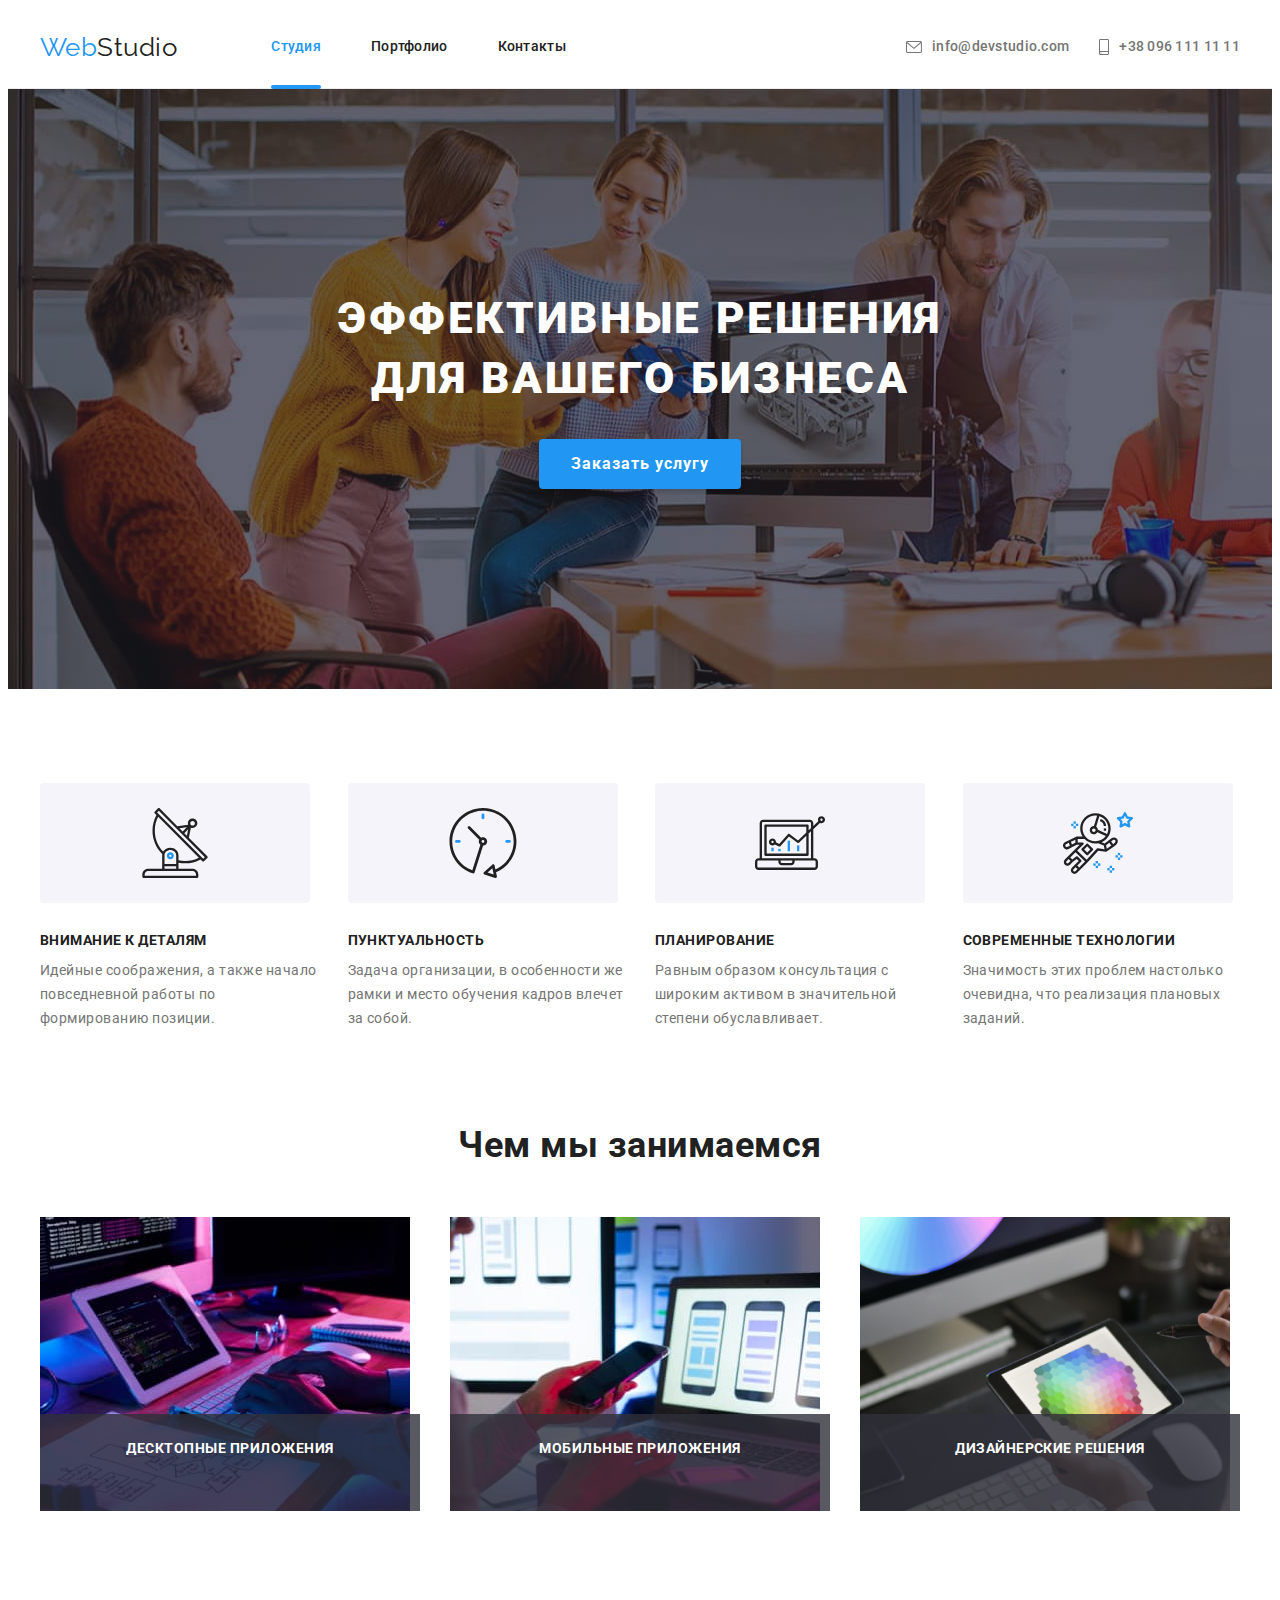
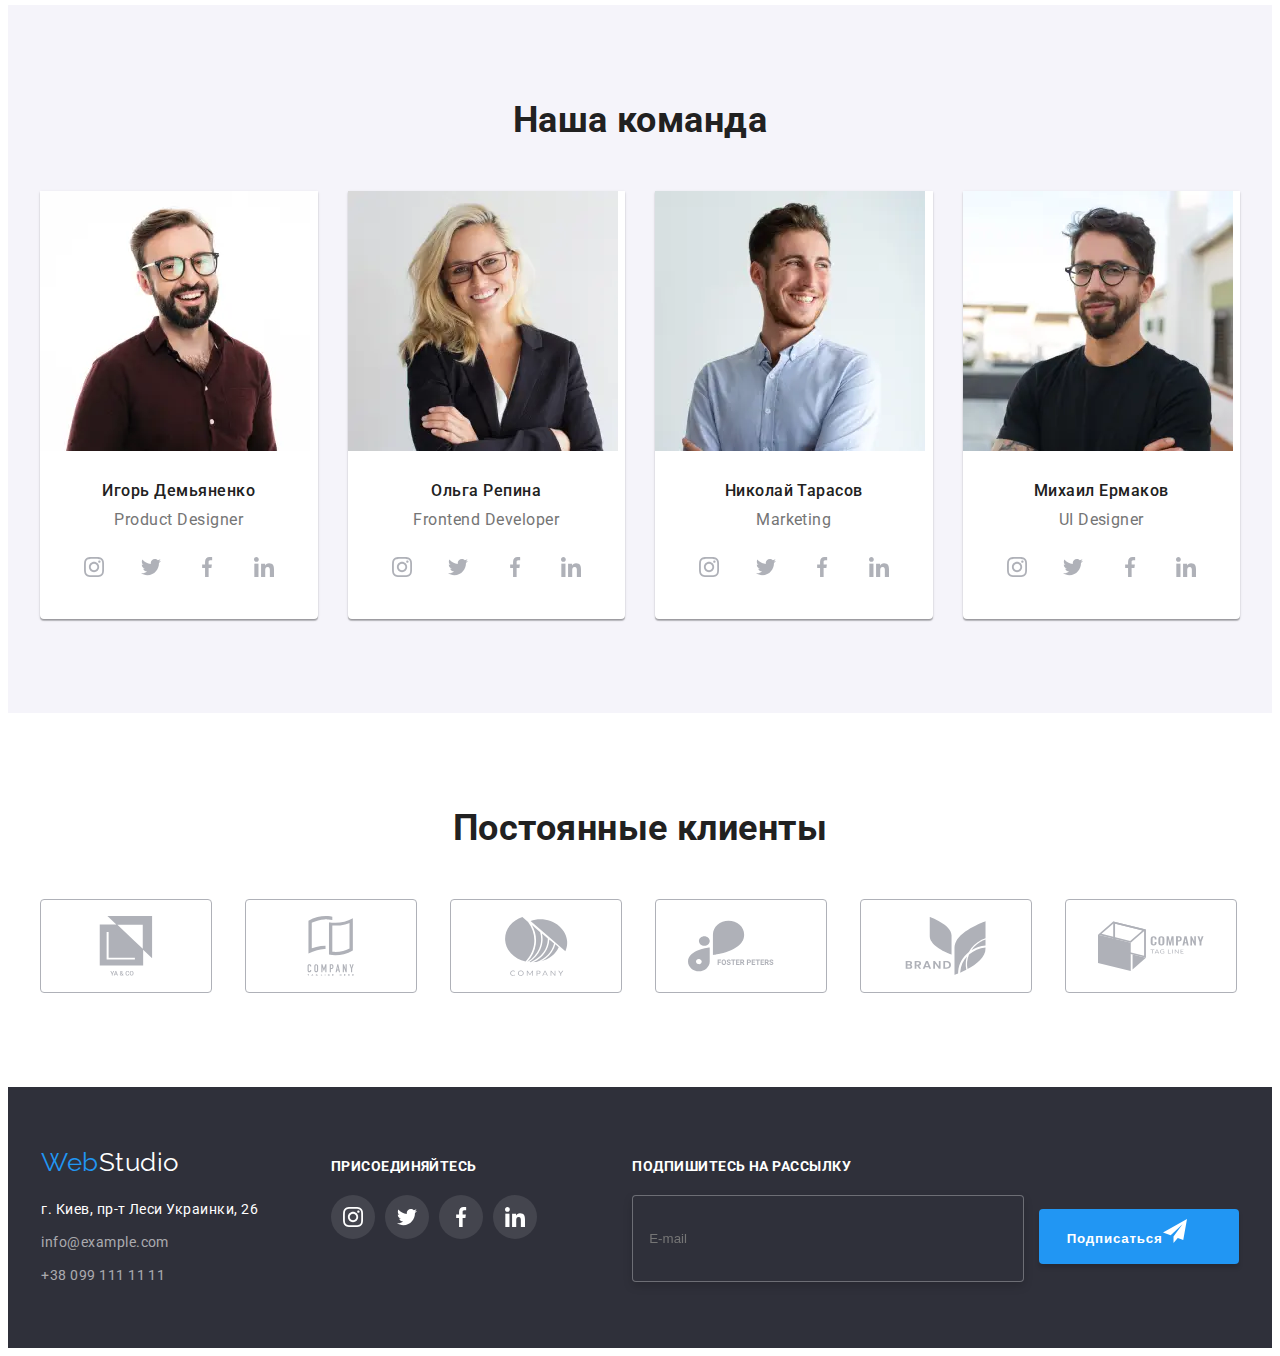
<file: index.html>
<!DOCTYPE html>
<html lang="ru">
  <head>
    <meta charset="UTF-8" />
    <meta http-equiv="X-UA-Compatible" content="IE=edge" />
    <meta name="viewport" content="width=device-width, initial-scale=1.0" />
    <title>Студия</title>
    <link rel="preconnect" href="https://fonts.gstatic.com" />
    <link
      href="https://fonts.googleapis.com/css2?family=Raleway:wght@700&family=Roboto:wght@400;500;700;900&display=swap"
      rel="stylesheet"
    />
    <link rel="stylesheet" href="https://cdnjs.cloudflare.com/ajax/libs/modern-normalize/1.1.0/modern-normalize.min.css" integrity="sha512-wpPYUAdjBVSE4KJnH1VR1HeZfpl1ub8YT/NKx4PuQ5NmX2tKuGu6U/JRp5y+Y8XG2tV+wKQpNHVUX03MfMFn9Q==" crossorigin="anonymous" referrerpolicy="no-referrer" />
    <link rel="stylesheet" href="./css/main.min.css" />
  </head>

  <body>
    <!-- HEADER -->
    <header class="header">
      <div class="container header-container">
        <nav class="navigation">
        <a class="logo header__logo" href="./index.html"> Web<span class="logo_theme_light">Studio</span></a>
        <ul class="menu list">
          <li class="menu__item">
            <a class="menu__link menu__link_current link" href="./index.html">Студия</a>
          </li>
          <li class="menu__item">
            <a class="menu__link link" href="./portfolio.html">Портфолио</a>
          </li>
          <li class="menu__item">
            <a class="menu__link link" href="">Контакты</a>
          </li>
        </ul>
      </nav>

      <ul class="contacts list">
        <li class="contacts__item">
          <a class="menu__link menu__link_color link" href="mailto:info@devstudio.com">
          <svg class="envelope" width="16" height="12">
          <use href="./images/sprite.svg#envelope"></use></svg>info@devstudio.com</a>
        </li>
        <li class="contacts__item">
          <a class="menu__link menu__link_color link" href="tel:+380961111111">
            <svg class="smartphone" width="10" height="16">
              <use href="./images/sprite.svg#icon-smartphone"></use></svg>+38 096 111 11 11</a>
        </li>
      </ul> 

        <button class="burger-btn" data-menu-open>
          <svg class="burger-btn__icon">
            <use href="./images/sprite.svg#burger-icon"></use>
          </svg>
        </button>
      </div>


      <div class="mobile-menu" data-menu>
        <div class="container mobile-menu__container">
          <button class="close-btn mobile-menu__close-btn" data-menu-close>
          <svg class="close-btn__icon">
            <use href="./images/sprite.svg#close-icon"></use>
          </svg>
        </button>

        <ul class="nav-list list">
          <li class="nav-list__item">
            <a href="./index.html" class="nav-list__link link">Студия</a>
          </li>
          <li class="nav-list__item">
            <a href="./portfolio.html" class="nav-list__link link">Портфолио</a>
          </li>
          <li class="nav-list__item">
            <a href="" class="nav-list__link link">Контакты</a>
          </li>
        </ul>
      <div class="mobile-menu__contacts">
        <ul class="cont-list list">
          <li class="cont-list__item">
            <a href="tel:+380961111111" class="cont-list__link link">+38 096 111 11 11</a>
          </li>
          <li class="cont-list__item">
            <a href="mailto:info@devstudio.com" class="cont-list__link link">info@devstudio.com</a>
          </li>
        </ul>

        <ul class="social-net list">
          <li class="social-net__item">
            <a href="" class="social-net__link link">Instagram</a>
          </li>
          <li class="social-net__item">
            <a href="" class="social-net__link link">Twitter</a>
          </li>
          <li class="social-net__item">
            <a href="" class="social-net__link link">Facebook</a>
          </li>
          <li class="social-net__item">
            <a href="" class="social-net__link link">LinkedIn</a>
          </li>
        </ul>
        </div>

              
        </div>
      </div>
    </header>

    <main>
      <!-- HERO -->
      <section class="hero">
        <div class="hero-container">
        <h1 class="hero__title">Эффективные решения для вашего бизнеса</h1>
        <button class="main-btn" type="button" data-modal-open>Заказать услугу</button>
        </div>
      </section> 

      <!-- FUNCTIONS -->
      <section class="section-unic">
        <div class="container">
        <h2 class="visually-hidden">Функции</h2>
        <ul class="subtitle list">

          <li class="subtitle__item">
            <div class="subtitle__icon">
            <svg class="" width="70" height="70">
              <use href="./images/sprite.svg#icon-antenna"></use>
            </svg> 
          </div>
           <h3 class="subtitle__list">Внимание к деталям</h3>
            <p class="subtitle__text">
              Идейные соображения, а также начало повседневной работы по формированию позиции.
            </p>
            </li>

          <li class="subtitle__item">
            <div class="subtitle__icon">
            <svg class="" width="70" height="70">
              <use href="./images/sprite.svg#icon-clock"></use>
            </svg>
          </div>
            <h3 class="subtitle__list">Пунктуальность</h3>
            <p class="subtitle__text">
              Задача организации, в особенности же рамки и место обучения кадров влечет за собой.
            </p>
          </li>

          <li class="subtitle__item">
            <div class="subtitle__icon">
            <svg class="" width="70" height="70">
              <use href="./images/sprite.svg#icon-diagram"></use>
            </svg>
          </div>
            <h3 class="subtitle__list">Планирование</h3>
            <p class="subtitle__text">
              Равным образом консультация с широким активом в значительной степени обуславливает.
            </p>
          </li>

          <li class="subtitle__item">
            <div class="subtitle__icon">
            <svg class="" width="70" height="70">
              <use href="./images/sprite.svg#icon-astronaut"></use>
            </svg>
          </div>
            <h3 class="subtitle__list">Современные технологии</h3>
            <p class="subtitle__text">
              Значимость этих проблем настолько очевидна, что реализация плановых заданий.
            </p>
          </li>
        </ul>
        </div>
      </section>        

      <!-- ABOUT US -->
      <section class="section about-hidden">
        <div class="container">
        <h2 class="section-title">Чем мы занимаемся</h2>
        <ul class="menu-content list">
          <li class="about-list">
            <img src="./images/about_us/box_1.jpg" alt="человек печатает на клавиатуре" width="370" height="294"/>
            <div class="about-list-wrap">
            <h3 class="subtitle__list subtitle-list-white">Десктопные приложения</h3>
            </div>
          </li>

          <li class="about-list">
            <img src="./images/about_us/box_2.jpg" alt="человек смотрит как интерфейс отображается на телефоне" width="370" height="294"/>
            <div class="about-list-wrap">
            <h3 class="subtitle__list subtitle-list-white">Мобильные приложения</h3>
            </div>
          </li>

          <li class="about-list">
            <img src="./images/about_us/box_3.jpg" alt="человек выберает цвет в палетке на планшете" width="370" height="294"/>
            <div class="about-list-wrap">
            <h3 class="subtitle__list subtitle-list-white">Дизайнерские решения</h3>
            </div>
          </li>
        </ul>
        </div>
      </section>

      <!--TEAM -->
      <section class="section team">
        <div class="container">
        <h2 class="section-title">Наша команда</h2>
        <ul class="team__menu list">  

          <li class="team__list">
            <picture>
              <source media="(min-width: 1200px)" 
                  srcset="./images/add/desktop/team1.webp 1x, ./images/add/desktop/team1@2x.webp 2x" 
                  type="image/webp">
              <source media="(min-width: 1200px)" 
                  srcset="./images/add/desktop/team1.jpg 1x, ./images/add/desktop/team1@2x.jpg 2x">

               <source media="(min-width: 768px)" 
                  srcset="./images/add/tablet/team1.webp 1x, ./images/add/tablet/team1@2x.webp 2x" 
                  type="image/webp">
              <source media="(min-width: 768px)" 
                  srcset="./images/add/tablet/team1.jpg 1x, ./images/add/tablet/team1@2x.jpg 2x">

              <source media="(min-width: 480px)" 
                  srcset="./images/add/mobile/team1.webp 1x, ./images/add/mobile/team1@2x.webp 2x" 
                  type="image/webp">
              <source media="(min-width: 480px)" 
                  srcset="./images/add/mobile/team1.jpg 1x, ./images/add/mobile/team1@2x.jpg 2x">
              <img src="./images/team/team1.jpg" alt="парень в очках" />
            </picture>

            <div class="team__frame">
            <h3 class="team__item">Игорь Демьяненко</h3>
            <p class="team__position" lang="en">Product Designer</p>
            <ul class="social-list list">
              <li class="social-list__item">
                <a href="" class="social-list__link">
                  <svg class="social-list_icon">
                    <use href="./images/sprite.svg#icon-instagram"></use>
                  </svg>
                </a>
              </li>
              <li class="social-list__item">
                <a href="" class="social-list__link">
                  <svg class="social-list_icon">
                    <use href="./images/sprite.svg#icon-twitter"></use>
                  </svg>
                </a>
              </li>
              <li class="social-list__item">
                <a href="" class="social-list__link">
                  <svg class="social-list_icon">
                    <use href="./images/sprite.svg#icon-facebook"></use>
                  </svg>
                </a>
              </li>
              <li class="social-list__item">
                <a href="" class="social-list__link">
                  <svg class="social-list_icon">
                    <use href="./images/sprite.svg#icon-linkedin"></use>
                  </svg>
                </a>
              </li>
            </ul>
            </div>
          </li>

          <li class="team__list">
            <picture>
              <source media="(min-width: 1200px)" 
                  srcset="./images/add/desktop/team2.webp 1x, ./images/add/desktop/team2@2x.webp 2x" 
                  type="image/webp">
              <source media="(min-width: 1200px)" 
                  srcset="./images/add/desktop/team2.jpg 1x, ./images/add/desktop/team2@2x.jpg 2x">

               <source media="(min-width: 768px)" 
                  srcset="./images/add/tablet/team2.webp 1x, ./images/add/tablet/team2@2x.webp 2x" 
                  type="image/webp">
              <source media="(min-width: 768px)" 
                  srcset="./images/add/tablet/team2.jpg 1x, ./images/add/tablet/team2@2x.jpg 2x">

              <source media="(min-width: 480px)" 
                  srcset="./images/add/mobile/team2.webp 1x, ./images/add/mobile/team2@2x.webp 2x" 
                  type="image/webp">
              <source media="(min-width: 480px)" 
                  srcset="./images/add/mobile/team2.jpg 1x, ./images/add/mobile/team2@2x.jpg 2x">
              <img src="./images/team/team2.jpg" alt="девушка в очках" />
            </picture>
            
            <div class="team__frame">
            <h3 class="team__item">Ольга Репина</h3>
            <p class="team__position" lang="en">Frontend Developer</p>
            <ul class="social-list list">
              <li class="social-list__item">
                <a href="" class="social-list__link">
                  <svg class="social-list_icon">
                    <use href="./images/sprite.svg#icon-instagram"></use>
                  </svg>
                </a>
              </li>
              <li class="social-list__item">
                <a href="" class="social-list__link">
                  <svg class="social-list_icon">
                    <use href="./images/sprite.svg#icon-twitter"></use>
                  </svg>
                </a>
              </li>
              <li class="social-list__item">
                <a href="" class="social-list__link">
                  <svg class="social-list_icon">
                    <use href="./images/sprite.svg#icon-facebook"></use>
                  </svg>
                </a>
              </li>
              <li class="social-list__item">
                <a href="" class="social-list__link">
                  <svg class="social-list_icon">
                    <use href="./images/sprite.svg#icon-linkedin"></use>
                  </svg>
                </a>
              </li>
            </ul>
            </div>  
          </li>

          <li class="team__list">
            <picture>
               <source media="(min-width: 1200px)" 
                  srcset="./images/add/desktop/team3.webp 1x, ./images/add/desktop/team3@2x.webp 2x" 
                  type="image/webp">
              <source media="(min-width: 1200px)" 
                  srcset="./images/add/desktop/team3.jpg 1x, ./images/add/desktop/team3@2x.jpg 2x">

               <source media="(min-width: 768px)" 
                  srcset="./images/add/tablet/team3.webp 1x, ./images/add/tablet/team3@2x.webp 2x" 
                  type="image/webp">
              <source media="(min-width: 768px)" 
                  srcset="./images/add/tablet/team3.jpg 1x, ./images/add/tablet/team3@2x.jpg 2x">

              <source media="(min-width: 480px)" 
                  srcset="./images/add/mobile/team3.webp 1x, ./images/add/mobile/team3@2x.webp 2x" 
                  type="image/webp">
              <source media="(min-width: 480px)" 
                  srcset="./images/add/mobile/team3.jpg 1x, ./images/add/mobile/team3@2x.jpg 2x">
              <img src="./images/team/team3.jpg" alt="парень без очков" />
            </picture>
            
            <div class="team__frame">
            <h3 class="team__item">Николай Тарасов</h3>
            <p class="team__position" lang="en">Marketing</p>
            <ul class="social-list list">
              <li class="social-list__item">
                <a href="" class="social-list__link">
                  <svg class="social-list_icon">
                    <use href="./images/sprite.svg#icon-instagram"></use>
                  </svg>
                </a>
              </li>
              <li class="social-list__item">
                <a href="" class="social-list__link">
                  <svg class="social-list_icon">
                    <use href="./images/sprite.svg#icon-twitter"></use>
                  </svg>
                </a>
              </li>
              <li class="social-list__item">
                <a href="" class="social-list__link">
                  <svg class="social-list_icon">
                    <use href="./images/sprite.svg#icon-facebook"></use>
                  </svg>
                </a>
              </li>
              <li class="social-list__item">
                <a href="" class="social-list__link">
                  <svg class="social-list_icon">
                    <use href="./images/sprite.svg#icon-linkedin"></use>
                  </svg>
                </a>
              </li>
            </ul>
            </div>
          </li>

          <li class="team__list">
            <picture>
              <source media="(min-width: 1200px)" 
                  srcset="./images/add/desktop/team4.webp 1x, ./images/add/desktop/team4@2x.webp 2x" 
                  type="image/webp">
              <source media="(min-width: 1200px)" 
                  srcset="./images/add/desktop/team4.jpg 1x, ./images/add/desktop/team4@2x.jpg 2x">

               <source media="(min-width: 768px)" 
                  srcset="./images/add/tablet/team4.webp 1x, ./images/add/tablet/team4@2x.webp 2x" 
                  type="image/webp">
              <source media="(min-width: 768px)" 
                  srcset="./images/add/tablet/team4.jpg 1x, ./images/add/tablet/team4@2x.jpg 2x">

              <source media="(min-width: 480px)" 
                  srcset="./images/add/mobile/team4.webp 1x, ./images/add/mobile/team4@2x.webp 2x" 
                  type="image/webp">
              <source media="(min-width: 480px)" 
                  srcset="./images/add/mobile/team4.jpg 1x, ./images/add/mobile/team4@2x.jpg 2x">
              <img src="./images/team/team4.jpg" alt="парень в очках" />
            </picture>
            
            <div class="team__frame">
            <h3 class="team__item">Михаил Ермаков</h3>
            <p class="team__position" lang="en">UI Designer</p>
            <ul class="social-list list">
              <li class="social-list__item">
                <a href="" class="social-list__link">
                  <svg class="social-list_icon">
                    <use href="./images/sprite.svg#icon-instagram"></use>
                  </svg>
                </a>
              </li>
              <li class="social-list__item">
                <a href="" class="social-list__link">
                  <svg class="social-list_icon">
                    <use href="./images/sprite.svg#icon-twitter"></use>
                  </svg>
                </a>
              </li>
              <li class="social-list__item">
                <a href="" class="social-list__link">
                  <svg class="social-list_icon">
                    <use href="./images/sprite.svg#icon-facebook"></use>
                  </svg>
                </a>
              </li>
              <li class="social-list__item">
                <a href="" class="social-list__link">
                  <svg class="social-list_icon">
                    <use href="./images/sprite.svg#icon-linkedin"></use>
                  </svg>
                </a>
              </li>
            </ul>
            </div> 
          </li>
        </ul>
        </div>
      </section>

      <!-- CUSTOMERS -->
      <section class="section">
        <div class="container">
          <h2 class="section-title">Постоянные клиенты</h2>
            <ul class="customers-item list">
              <li class="customers-list">
                <a href="" class="customers-list-link">
                  <svg class="customers-list-icon">
                    <use href="./images/sprite.svg#icon-yaco"></use>
                  </svg>
                </a>
              </li>
              <li class="customers-list">
                <a href="" class="customers-list-link">
                  <svg class="customers-list-icon">
                    <use href="./images/sprite.svg#icon-companyhere"></use>
                  </svg>
                </a>
              </li>
              <li class="customers-list">
                <a href="" class="customers-list-link">
                  <svg class="customers-list-icon">
                    <use href="./images/sprite.svg#icon-company"></use>
                  </svg>
                </a>
              </li>
              <li class="customers-list">
                <a href="" class="customers-list-link">
                  <svg class="customers-list-icon">
                    <use href="./images/sprite.svg#icon-foosterpeters"></use>
                  </svg>
                </a>
              </li>
              <li class="customers-list">
                <a href="" class="customers-list-link">
                  <svg class="customers-list-icon">
                    <use href="./images/sprite.svg#icon-brand"></use>
                  </svg>
                </a>
              </li>
              <li class="customers-list">
                <a href="" class="customers-list-link">
                  <svg class="customers-list-icon">
                    <use href="./images/sprite.svg#icon-companytagline"></use>
                  </svg>
                </a>
              </li>
            </ul>
        </div>
      </section>

    </main>

    <!-- FOOTER -->
    <footer class="footer">
      <div class="container footer-cont">
        <div class="footer-adress">
      <a class="logo" href="./index.html"> Web<span class="logo_theme_dark">Studio</span></a>
        <ul class="menu-footer list">
          <li class="menu-footer__item">
            <a
              class="menu-footer__link menu-footer__link_color link"
              href="https://goo.gl/maps/1UZFesSTMJwaVFkD8"
              target="_blank"
              rel="noopener noreferrer"
              >г. Киев, пр-т Леси Украинки, 26</a>
          </li>
          <li class="menu-footer__item">
            <a class="menu-footer__link link" href="mailto:info@example.com">info@example.com</a>
          </li>
          <li class="menu-footer__item">
            <a class="menu-footer__link link" href="tel:+380991111111">+38 099 111 11 11</a>
          </li>
        </ul>
        </div>

        <div class="footer-container footer-social">
        <h3 class="footer-join">присоединяйтесь</h3>
        <ul class="social-list list">
            <li class="social-list_footer">
               <a href="" class="social-list__link social-list__link_color">
                  <svg class="social-list_icon social-list_iconcolor">
                    <use href="./images/sprite.svg#icon-instagram"></use>
                  </svg>
                </a>
            </li>
            <li class="social-list_footer">
                <a href="" class="social-list__link social-list__link_color">
                  <svg class="social-list_icon social-list_iconcolor">
                    <use href="./images/sprite.svg#icon-twitter"></use>
                  </svg>
                </a>
            </li>
            <li class="social-list_footer">
                <a href="" class="social-list__link social-list__link_color">
                  <svg class="social-list_icon social-list_iconcolor">
                    <use href="./images/sprite.svg#icon-facebook"></use>
                  </svg>
                </a>
            </li>
            <li class="social-list_footer">
                <a href="" class="social-list__link social-list__link_color">
                  <svg class="social-list_icon social-list_iconcolor">
                    <use href="./images/sprite.svg#icon-linkedin"></use>
                  </svg>
                </a>
            </li>
        </ul>
        </div>

        <div class="footer-sign">
          <h3 class="footer-join">Подпишитесь на рассылку</h3>
            <form class="">
              <label>
              <input type="email" class="signup" placeholder="E-mail" name="user-email" required>
              </label>
              <button type="submit" class="footer-btn">Подписаться
                <svg class="footer-btn_icon">
                  <use href="./images/signup.svg#icon-icon-send"></use>
                </svg>
              </button>
            </form>
        </div>

      </div>
    </footer>

    <div class="backdrop is-hidden" data-modal>
      <div class="modal">
       
        <button type="button" class="close-btn-mod" data-modal-close>
             <svg class="close-btn-color" width="18" height="18">
            <use href="./images/closebtn.svg#icon-close-black-18dp-2-1"></use>
          </svg>
        </button>

        <form action="#" class="modal-form">
          <p class="modal-form-head">Оставьте свои данные, мы вам перезвоним</p>
          <label class="modal-form-field">
            Имя
            <span class="modal-form-input-wrapper">
              <input type="text" class="modal-form-input" name="user-name" minlength="2" 
              pattern="[a-zA-Zа-яёА-ЯЁ]+" title="Имя должно содержать символы кириллицы или латиницы" required>
              <svg class="modal-form-icon">
                <use href="./images/spritemodal.svg#icon-person"></use>
              </svg>
            </span>
          </label>
            
          <label class="modal-form-field">
            Телефон
            <span class="modal-form-input-wrapper">
              <input type="tel" class="modal-form-input" name="user-phone"
                  pattern="[0-9]{3}-[0-9]{3}-[0-9]{2}-[0-9]{2}" title="096-000-00-00" required>
              <svg class="modal-form-icon">
                <use href="./images/spritemodal.svg#icon-phone"></use>
              </svg>
            </span>
          </label>

          <label class="modal-form-field">
            Почта
            <span class="modal-form-input-wrapper">
              <input type="email" class="modal-form-input" name="user-email" required>
              <svg class="modal-form-icon">
                <use href="./images/spritemodal.svg#icon-email"></use>
              </svg>
            </span> 
          </label>

          <label class="modal-form-field">
            Комментарий
            <textarea name="user-message" class="modal-form-message" placeholder="Введите текст"></textarea>
          </label>

          <input type="checkbox" class="modal-form-checkbox visually-hidden" id="accept-policy">
          <label for="accept-policy" class="modal-form-checkbox-label">Соглашаюсь с рассылкой и принимаю&nbsp; 
            <a href="#" class="modal-form-label-link">Условия договора</a></label>

          <button type="submit" class="modal-form-btn">Отправить</button>
        </form>

      </div>
    </div>

    
    <script src="./js/modal.js"></script>
    <script src="./js/menu.js"></script>

  </body>
</html>
</file>
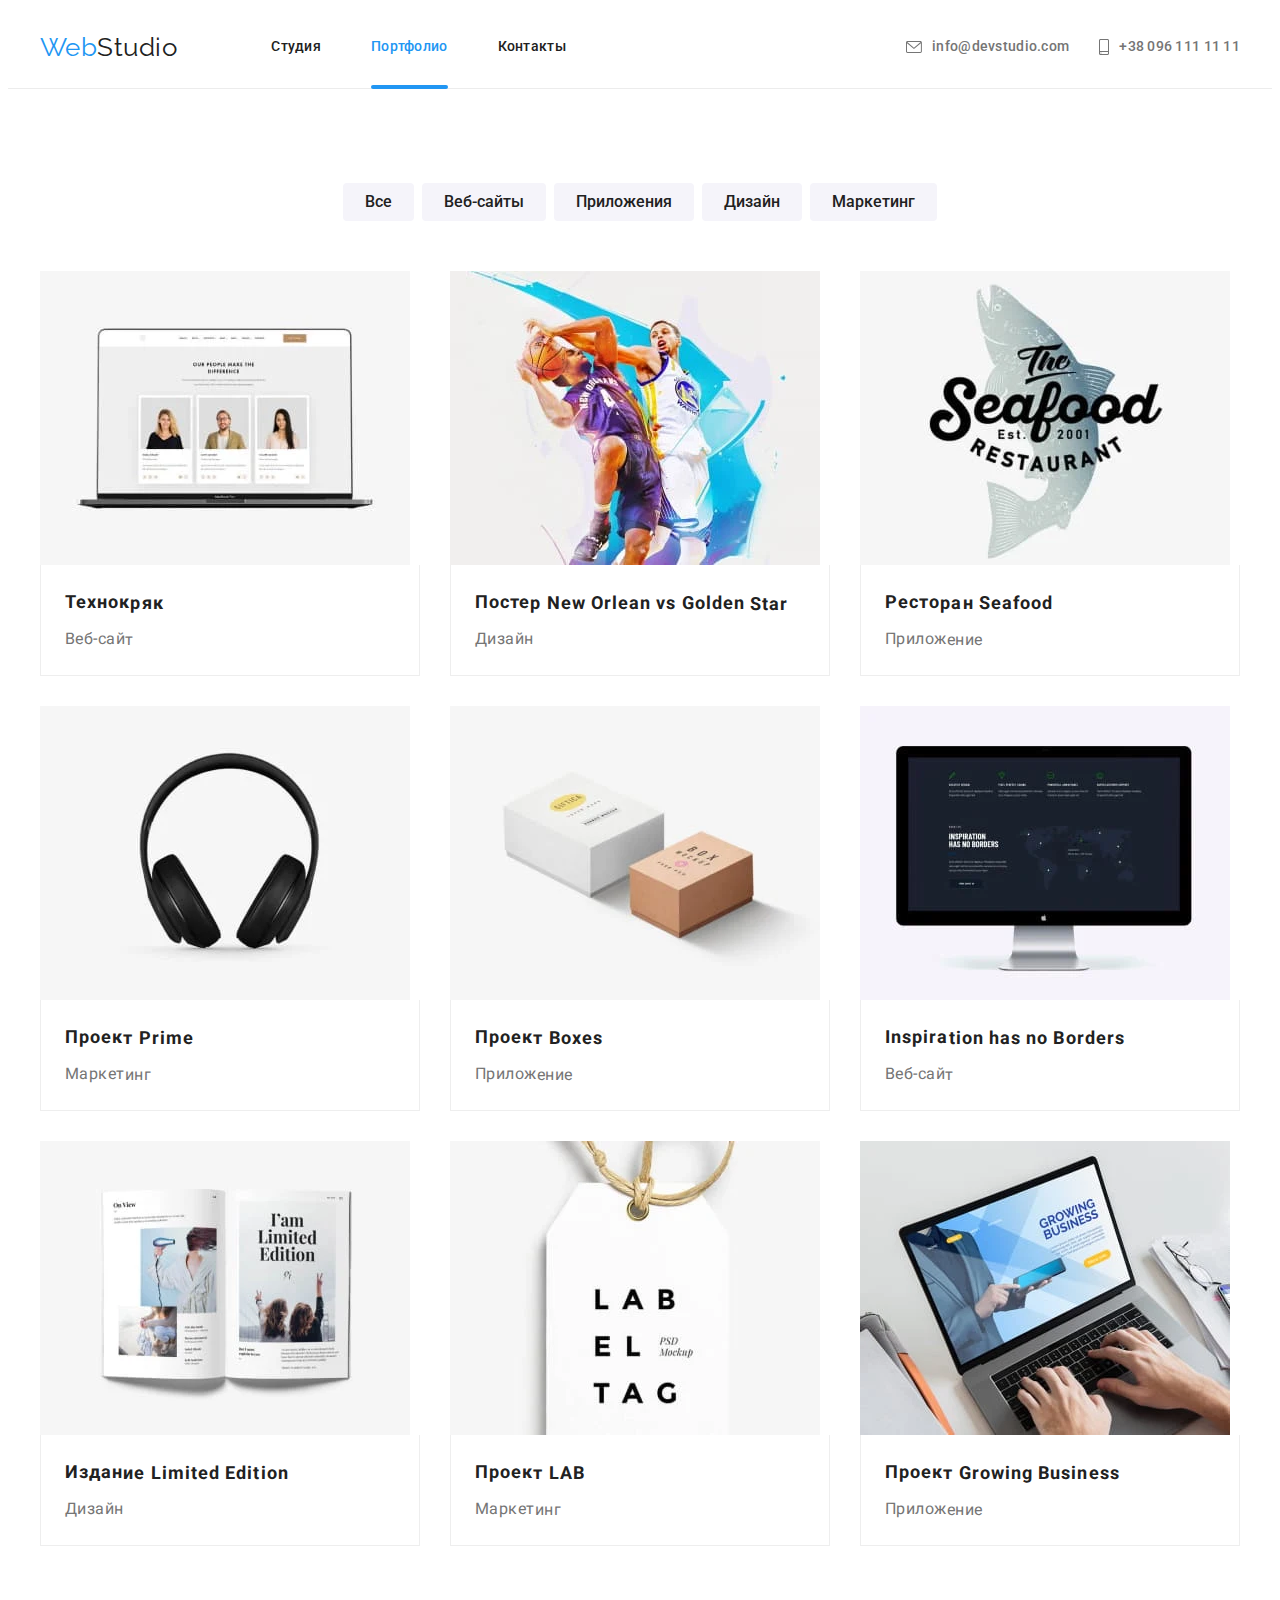
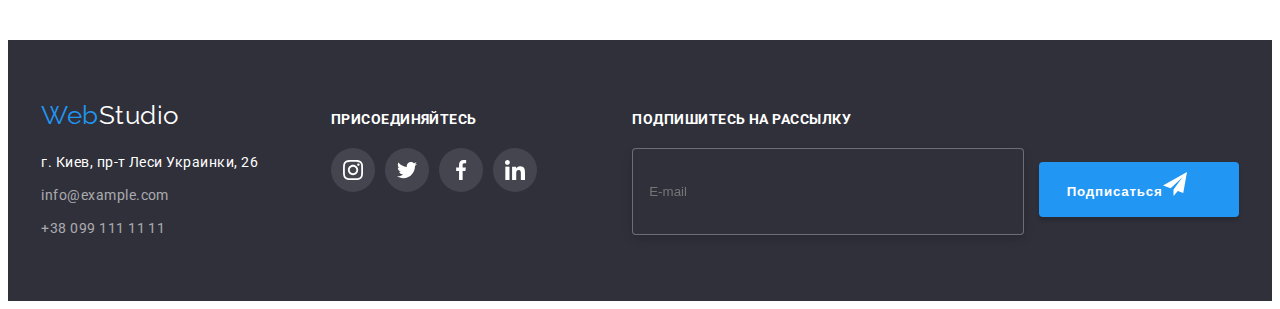
<file: portfolio.html>
<!DOCTYPE html>
<html lang="ru">
  <head>
    <meta charset="UTF-8" />
    <meta http-equiv="X-UA-Compatible" content="IE=edge" />
    <meta name="viewport" content="width=device-width, initial-scale=1.0" />
    <title>Портфолио</title>
    <link rel="preconnect" href="https://fonts.gstatic.com" />
    <link
      href="https://fonts.googleapis.com/css2?family=Raleway:wght@700&family=Roboto:wght@400;500;700;900&display=swap"
      rel="stylesheet"
    />
    <link
      rel="stylesheet"
      href="https://cdnjs.cloudflare.com/ajax/libs/modern-normalize/1.1.0/modern-normalize.min.css"
      integrity="sha512-wpPYUAdjBVSE4KJnH1VR1HeZfpl1ub8YT/NKx4PuQ5NmX2tKuGu6U/JRp5y+Y8XG2tV+wKQpNHVUX03MfMFn9Q=="
      crossorigin="anonymous"
      referrerpolicy="no-referrer"
    />
    <link rel="stylesheet" href="./css/main.min.css" />
  </head>

  <body>
    <!-- HEADER -->
    <header class="header">
      <div class="container header-container">
        <nav class="navigation">
          <a class="logo header__logo" href="./index.html">
            Web<span class="logo_theme_light">Studio</span></a
          >
          <ul class="menu list">
            <li class="menu__item">
              <a class="menu__link link" href="./index.html">Студия</a>
            </li>
            <li class="menu__item">
              <a class="menu__link menu__link_current link" href="./portfolio.html">Портфолио</a>
            </li>
            <li class="menu__item">
              <a class="menu__link link" href="">Контакты</a>
            </li>
          </ul>
        </nav>

        <button class="burger-btn" data-menu-open>
          <svg class="burger-btn__icon">
            <use href="./images/sprite.svg#burger-icon"></use>
          </svg>
        </button>

        <ul class="contacts list">
          <li class="contacts__item">
            <a class="menu__link menu__link_color link" href="mailto:info@devstudio.com">
              <svg class="envelope" width="16" height="12">
                <use href="./images/sprite.svg#envelope"></use></svg
              >info@devstudio.com</a
            >
          </li>
          <li class="contacts__item">
            <a class="menu__link menu__link_color link" href="tel:+380961111111">
              <svg class="smartphone" width="10" height="16">
                <use href="./images/sprite.svg#icon-smartphone"></use></svg
              >+38 096 111 11 11</a
            >
          </li>
        </ul>
      </div>

      <div class="mobile-menu" data-menu>
        <div class="container mobile-menu__container">
          <button class="close-btn mobile-menu__close-btn" data-menu-close>
            <svg class="close-btn__icon">
              <use href="./images/sprite.svg#close-icon"></use>
            </svg>
          </button>

          <ul class="nav-list list">
            <li class="nav-list__item">
              <a href="./index.html" class="nav-list__link link">Студия</a>
            </li>
            <li class="nav-list__item">
              <a href="./portfolio.html" class="nav-list__link link">Портфолио</a>
            </li>
            <li class="nav-list__item">
              <a href="" class="nav-list__link link">Контакты</a>
            </li>
          </ul>

          <div class="mobile-menu__contacts">
            <ul class="cont-list list">
              <li class="cont-list__item">
                <a href="tel:+380961111111" class="cont-list__link link">+38 096 111 11 11</a>
              </li>
              <li class="cont-list__item">
                <a href="mailto:info@devstudio.com" class="cont-list__link link"
                  >info@devstudio.com</a
                >
              </li>
            </ul>

            <ul class="social-net list">
              <li class="social-net__item">
                <a href="" class="social-net__link link">Instagram</a>
              </li>
              <li class="social-net__item">
                <a href="" class="social-net__link link">Twitter</a>
              </li>
              <li class="social-net__item">
                <a href="" class="social-net__link link">Facebook</a>
              </li>
              <li class="social-net__item">
                <a href="" class="social-net__link link">LinkedIn</a>
              </li>
            </ul>
          </div>
        </div>
      </div>
    </header>

    <main>
      <!--PORTFOLIO-->
      <section class="section">
        <div class="container">
          <h2 class="visually-hidden">Портфолио</h2>
          <ul class="filter btn list">
            <li class="filter-list">
              <button class="modal-btn" type="button">Все</button>
            </li>
            <li class="filter-list">
              <button class="modal-btn" type="button">Веб-сайты</button>
            </li>
            <li class="filter-list">
              <button class="modal-btn" type="button">Приложения</button>
            </li>
            <li class="filter-list">
              <button class="modal-btn" type="button">Дизайн</button>
            </li>
            <li class="filter-list">
              <button class="modal-btn" type="button">Маркетинг</button>
            </li>
          </ul>

          <ul class="portfolio list">
            <li class="portfolio-item portfolio-link">
              <a href="" class="portfolio-item-link">
                <div class="portfolio-item-wrapper">
                  <picture>
                    <source
                      media="(min-width: 1200px)"
                      srcset="
                        ./images/add/desktop/portfolio/img.webp    1x,
                        ./images/add/desktop/portfolio/img@2x.webp 2x
                      "
                      type="image/webp"
                    />
                    <source
                      media="(min-width: 1200px)"
                      srcset="
                        ./images/add/desktop/portfolio/img.jpg    1x,
                        ./images/add/desktop/portfolio/img@2x.jpg 2x
                      "
                    />

                    <source
                      media="(min-width: 768px)"
                      srcset="
                        ./images/add/tablet/portfolio/img.webp    1x,
                        ./images/add/tablet/portfolio/img@2x.webp 2x
                      "
                      type="image/webp"
                    />
                    <source
                      media="(min-width: 768px)"
                      srcset="
                        ./images/add/tablet/portfolio/img.jpg    1x,
                        ./images/add/tablet/portfolio/img@2x.jpg 2x
                      "
                    />

                    <source
                      media="(min-width: 480px)"
                      srcset="
                        ./images/add/mobile/portfolio/img.webp    1x,
                        ./images/add/mobile/portfolio/img@2x.webp 2x
                      "
                      type="image/webp"
                    />
                    <source
                      media="(min-width: 480px)"
                      srcset="
                        ./images/add/mobile/portfolio/img.jpg    1x,
                        ./images/add/mobile/portfolio/img@2x.jpg 2x
                      "
                    />
                    <img src="./images/portfolio/laptop.jpg" alt="макбук" />
                  </picture>

                  <p class="overlay">
                    Технокряк это современная площадка распространения коронавируса. Компании
                    используют эту платформу для цифрового шпионажа и атак на защищённые сервера
                    конкурентов.
                  </p>
                </div>

                <div class="portfolio-frame">
                  <h3 class="portfolio-name">Технокряк</h3>
                  <p class="portfolio-desc">Веб-сайт</p>
                </div>
              </a>
            </li>

            <li class="portfolio-item portfolio-link">
              <a href="" class="portfolio-item-link">
                <div class="portfolio-item-wrapper">
                  <picture>
                    <source
                      media="(min-width: 1200px)"
                      srcset="
                        ./images/add/desktop/portfolio/img-1.webp    1x,
                        ./images/add/desktop/portfolio/img-1@2x.webp 2x
                      "
                      type="image/webp"
                    />
                    <source
                      media="(min-width: 1200px)"
                      srcset="
                        ./images/add/desktop/portfolio/img-1.jpg    1x,
                        ./images/add/desktop/portfolio/img-1@2x.jpg 2x
                      "
                    />

                    <source
                      media="(min-width: 768px)"
                      srcset="
                        ./images/add/tablet/portfolio/img-1.webp    1x,
                        ./images/add/tablet/portfolio/img-1@2x.webp 2x
                      "
                      type="image/webp"
                    />
                    <source
                      media="(min-width: 768px)"
                      srcset="
                        ./images/add/tablet/portfolio/img-1.jpg    1x,
                        ./images/add/tablet/portfolio/img-1@2x.jpg 2x
                      "
                    />

                    <source
                      media="(min-width: 480px)"
                      srcset="
                        ./images/add/mobile/portfolio/img-1.webp    1x,
                        ./images/add/mobile/portfolio/img-1@2x.webp 2x
                      "
                      type="image/webp"
                    />
                    <source
                      media="(min-width: 480px)"
                      srcset="
                        ./images/add/mobile/portfolio/img-1.jpg    1x,
                        ./images/add/mobile/portfolio/img-1@2x.jpg 2x
                      "
                    />
                    <img src="./images/portfolio/poster.jpg" alt="Постер" />
                  </picture>

                  <p class="overlay"></p>
                </div>

                <div class="portfolio-frame">
                  <h3 class="portfolio-name">
                    Постер<span lang="eu"> New Orlean vs Golden Star</span>
                  </h3>
                  <p class="portfolio-desc">Дизайн</p>
                </div>
              </a>
            </li>

            <li class="portfolio-item portfolio-link">
              <a href="" class="portfolio-item-link">
                <div class="portfolio-item-wrapper">
                  <picture>
                    <source
                      media="(min-width: 1200px)"
                      srcset="
                        ./images/add/desktop/portfolio/img-2.webp    1x,
                        ./images/add/desktop/portfolio/img-2@2x.webp 2x
                      "
                      type="image/webp"
                    />
                    <source
                      media="(min-width: 1200px)"
                      srcset="
                        ./images/add/desktop/portfolio/img-2.jpg    1x,
                        ./images/add/desktop/portfolio/img-2@2x.jpg 2x
                      "
                    />

                    <source
                      media="(min-width: 768px)"
                      srcset="
                        ./images/add/tablet/portfolio/img-2.webp    1x,
                        ./images/add/tablet/portfolio/img-2@2x.webp 2x
                      "
                      type="image/webp"
                    />
                    <source
                      media="(min-width: 768px)"
                      srcset="
                        ./images/add/tablet/portfolio/img-2.jpg    1x,
                        ./images/add/tablet/portfolio/img-2@2x.jpg 2x
                      "
                    />

                    <source
                      media="(min-width: 480px)"
                      srcset="
                        ./images/add/mobile/portfolio/img-2.webp    1x,
                        ./images/add/mobile/portfolio/img-2@2x.webp 2x
                      "
                      type="image/webp"
                    />
                    <source
                      media="(min-width: 480px)"
                      srcset="
                        ./images/add/mobile/portfolio/img-2.jpg    1x,
                        ./images/add/mobile/portfolio/img-2@2x.jpg 2x
                      "
                    />
                    <img src="./images/portfolio/restaurant.jpg" alt="логотип ресторана" />
                  </picture>

                  <p class="overlay"></p>
                </div>

                <div class="portfolio-frame">
                  <h3 class="portfolio-name">Ресторан <span lang="eu">Seafood</span></h3>
                  <p class="portfolio-desc">Приложение</p>
                </div>
              </a>
            </li>

            <li class="portfolio-item portfolio-link">
              <a href="" class="portfolio-item-link">
                <div class="portfolio-item-wrapper">
                  <picture>
                    <source
                      media="(min-width: 1200px)"
                      srcset="
                        ./images/add/desktop/portfolio/img-3.webp    1x,
                        ./images/add/desktop/portfolio/img-3@2x.webp 2x
                      "
                      type="image/webp"
                    />
                    <source
                      media="(min-width: 1200px)"
                      srcset="
                        ./images/add/desktop/portfolio/img-3.jpg    1x,
                        ./images/add/desktop/portfolio/img-3@2x.jpg 2x
                      "
                    />

                    <source
                      media="(min-width: 768px)"
                      srcset="
                        ./images/add/tablet/portfolio/img-3.webp    1x,
                        ./images/add/tablet/portfolio/img-3@2x.webp 2x
                      "
                      type="image/webp"
                    />
                    <source
                      media="(min-width: 768px)"
                      srcset="
                        ./images/add/tablet/portfolio/img-3.jpg    1x,
                        ./images/add/tablet/portfolio/img-3@2x.jpg 2x
                      "
                    />

                    <source
                      media="(min-width: 480px)"
                      srcset="
                        ./images/add/mobile/portfolio/img-3.webp    1x,
                        ./images/add/mobile/portfolio/img-3@2x.webp 2x
                      "
                      type="image/webp"
                    />
                    <source
                      media="(min-width: 480px)"
                      srcset="
                        ./images/add/mobile/portfolio/img-3.jpg    1x,
                        ./images/add/mobile/portfolio/img-3@2x.jpg 2x
                      "
                    />
                    <img src="./images/portfolio/headphones.jpg" alt="наушники" />
                  </picture>

                  <p class="overlay"></p>
                </div>

                <div class="portfolio-frame">
                  <h3 class="portfolio-name">Проект<span lang="eu"> Prime</span></h3>
                  <p class="portfolio-desc">Маркетинг</p>
                </div>
              </a>
            </li>

            <li class="portfolio-item portfolio-link">
              <a href="" class="portfolio-item-link">
                <div class="portfolio-item-wrapper">
                  <picture>
                    <source
                      media="(min-width: 1200px)"
                      srcset="
                        ./images/add/desktop/portfolio/img-4.webp    1x,
                        ./images/add/desktop/portfolio/img-4@2x.webp 2x
                      "
                      type="image/webp"
                    />
                    <source
                      media="(min-width: 1200px)"
                      srcset="
                        ./images/add/desktop/portfolio/img-4.jpg    1x,
                        ./images/add/desktop/portfolio/img-4@2x.jpg 2x
                      "
                    />

                    <source
                      media="(min-width: 768px)"
                      srcset="
                        ./images/add/tablet/portfolio/img-4.webp    1x,
                        ./images/add/tablet/portfolio/img-4@2x.webp 2x
                      "
                      type="image/webp"
                    />
                    <source
                      media="(min-width: 768px)"
                      srcset="
                        ./images/add/tablet/portfolio/img-4.jpg    1x,
                        ./images/add/tablet/portfolio/img-4@2x.jpg 2x
                      "
                    />

                    <source
                      media="(min-width: 480px)"
                      srcset="
                        ./images/add/mobile/portfolio/img-4.webp    1x,
                        ./images/add/mobile/portfolio/img-4@2x.webp 2x
                      "
                      type="image/webp"
                    />
                    <source
                      media="(min-width: 480px)"
                      srcset="
                        ./images/add/mobile/portfolio/img-4.jpg    1x,
                        ./images/add/mobile/portfolio/img-4@2x.jpg 2x
                      "
                    />
                    <img src="./images/portfolio/boxes.jpg" alt="две коробки" />
                  </picture>

                  <p class="overlay"></p>
                </div>

                <div class="portfolio-frame">
                  <h3 class="portfolio-name">Проект<span lang="eu"> Boxes</span></h3>
                  <p class="portfolio-desc">Приложение</p>
                </div>
              </a>
            </li>

            <li class="portfolio-item portfolio-link">
              <a href="" class="portfolio-item-link">
                <div class="portfolio-item-wrapper">
                  <picture>
                    <source
                      media="(min-width: 1200px)"
                      srcset="
                        ./images/add/desktop/portfolio/img-5.webp    1x,
                        ./images/add/desktop/portfolio/img-5@2x.webp 2x
                      "
                      type="image/webp"
                    />
                    <source
                      media="(min-width: 1200px)"
                      srcset="
                        ./images/add/desktop/portfolio/img-5.jpg    1x,
                        ./images/add/desktop/portfolio/img-5@2x.jpg 2x
                      "
                    />

                    <source
                      media="(min-width: 768px)"
                      srcset="
                        ./images/add/tablet/portfolio/img-5.webp    1x,
                        ./images/add/tablet/portfolio/img-5@2x.webp 2x
                      "
                      type="image/webp"
                    />
                    <source
                      media="(min-width: 768px)"
                      srcset="
                        ./images/add/tablet/portfolio/img-5.jpg    1x,
                        ./images/add/tablet/portfolio/img-5@2x.jpg 2x
                      "
                    />

                    <source
                      media="(min-width: 480px)"
                      srcset="
                        ./images/add/mobile/portfolio/img-5.webp    1x,
                        ./images/add/mobile/portfolio/img-5@2x.webp 2x
                      "
                      type="image/webp"
                    />
                    <source
                      media="(min-width: 480px)"
                      srcset="
                        ./images/add/mobile/portfolio/img-5.jpg    1x,
                        ./images/add/mobile/portfolio/img-5@2x.jpg 2x
                      "
                    />
                    <img src="./images/portfolio/imac.jpg" alt="аймак" />
                  </picture>

                  <p class="overlay"></p>
                </div>

                <div class="portfolio-frame">
                  <h3 class="portfolio-name" lang="eu">Inspiration has no Borders</h3>
                  <p class="portfolio-desc">Веб-сайт</p>
                </div>
              </a>
            </li>

            <li class="portfolio-item portfolio-link">
              <a href="" class="portfolio-item-link">
                <div class="portfolio-item-wrapper">
                  <picture>
                    <source
                      media="(min-width: 1200px)"
                      srcset="
                        ./images/add/desktop/portfolio/img-6.webp    1x,
                        ./images/add/desktop/portfolio/img-6@2x.webp 2x
                      "
                      type="image/webp"
                    />
                    <source
                      media="(min-width: 1200px)"
                      srcset="
                        ./images/add/desktop/portfolio/img-6.jpg    1x,
                        ./images/add/desktop/portfolio/img-6@2x.jpg 2x
                      "
                    />

                    <source
                      media="(min-width: 768px)"
                      srcset="
                        ./images/add/tablet/portfolio/img-6.webp    1x,
                        ./images/add/tablet/portfolio/img-6@2x.webp 2x
                      "
                      type="image/webp"
                    />
                    <source
                      media="(min-width: 768px)"
                      srcset="
                        ./images/add/tablet/portfolio/img-6.jpg    1x,
                        ./images/add/tablet/portfolio/img-6@2x.jpg 2x
                      "
                    />

                    <source
                      media="(min-width: 480px)"
                      srcset="
                        ./images/add/mobile/portfolio/img-6.webp    1x,
                        ./images/add/mobile/portfolio/img-6@2x.webp 2x
                      "
                      type="image/webp"
                    />
                    <source
                      media="(min-width: 480px)"
                      srcset="
                        ./images/add/mobile/portfolio/img-6.jpg    1x,
                        ./images/add/mobile/portfolio/img-6@2x.jpg 2x
                      "
                    />
                    <img src="./images/portfolio/magazine.jpg" alt="журнал" />
                  </picture>

                  <p class="overlay"></p>
                </div>

                <div class="portfolio-frame">
                  <h3 class="portfolio-name">Издание<span lang="eu"> Limited Edition</span></h3>
                  <p class="portfolio-desc">Дизайн</p>
                </div>
              </a>
            </li>

            <li class="portfolio-item portfolio-link">
              <a href="" class="portfolio-item-link">
                <div class="portfolio-item-wrapper">
                  <picture>
                    <source
                      media="(min-width: 1200px)"
                      srcset="
                        ./images/add/desktop/portfolio/img-7.webp    1x,
                        ./images/add/desktop/portfolio/img-7@2x.webp 2x
                      "
                      type="image/webp"
                    />
                    <source
                      media="(min-width: 1200px)"
                      srcset="
                        ./images/add/desktop/portfolio/img-7.jpg    1x,
                        ./images/add/desktop/portfolio/img-7@2x.jpg 2x
                      "
                    />

                    <source
                      media="(min-width: 768px)"
                      srcset="
                        ./images/add/tablet/portfolio/img-7.webp    1x,
                        ./images/add/tablet/portfolio/img-7@2x.webp 2x
                      "
                      type="image/webp"
                    />
                    <source
                      media="(min-width: 768px)"
                      srcset="
                        ./images/add/tablet/portfolio/img-7.jpg    1x,
                        ./images/add/tablet/portfolio/img-7@2x.jpg 2x
                      "
                    />

                    <source
                      media="(min-width: 480px)"
                      srcset="
                        ./images/add/mobile/portfolio/img-7.webp    1x,
                        ./images/add/mobile/portfolio/img-7@2x.webp 2x
                      "
                      type="image/webp"
                    />
                    <source
                      media="(min-width: 480px)"
                      srcset="
                        ./images/add/mobile/portfolio/img-7.jpg    1x,
                        ./images/add/mobile/portfolio/img-7@2x.jpg 2x
                      "
                    />
                    <img src="./images/portfolio/tag.jpg" alt="бирка" />
                  </picture>

                  <p class="overlay"></p>
                </div>

                <div class="portfolio-frame">
                  <h3 class="portfolio-name">Проект<span lang="eu"> LAB</span></h3>
                  <p class="portfolio-desc">Маркетинг</p>
                </div>
              </a>
            </li>

            <li class="portfolio-item portfolio-link">
              <a href="" class="portfolio-item-link">
                <div class="portfolio-item-wrapper">
                  <picture>
                    <source
                      media="(min-width: 1200px)"
                      srcset="
                        ./images/add/desktop/portfolio/img-8.webp    1x,
                        ./images/add/desktop/portfolio/img-8@2x.webp 2x
                      "
                      type="image/webp"
                    />
                    <source
                      media="(min-width: 1200px)"
                      srcset="
                        ./images/add/desktop/portfolio/img-8.jpg    1x,
                        ./images/add/desktop/portfolio/img-8@2x.jpg 2x
                      "
                    />

                    <source
                      media="(min-width: 768px)"
                      srcset="
                        ./images/add/tablet/portfolio/img-8.webp    1x,
                        ./images/add/tablet/portfolio/img-8@2x.webp 2x
                      "
                      type="image/webp"
                    />
                    <source
                      media="(min-width: 768px)"
                      srcset="
                        ./images/add/tablet/portfolio/img-8.jpg    1x,
                        ./images/add/tablet/portfolio/img-8@2x.jpg 2x
                      "
                    />

                    <source
                      media="(min-width: 480px)"
                      srcset="
                        ./images/add/mobile/portfolio/img-8.webp    1x,
                        ./images/add/mobile/portfolio/img-8@2x.webp 2x
                      "
                      type="image/webp"
                    />
                    <source
                      media="(min-width: 480px)"
                      srcset="
                        ./images/add/mobile/portfolio/img-8.jpg    1x,
                        ./images/add/mobile/portfolio/img-8@2x.jpg 2x
                      "
                    />
                    <img src="./images/portfolio/typing.jpg" alt="набор текста на макбуке" />
                  </picture>

                  <p class="overlay"></p>
                </div>

                <div class="portfolio-frame">
                  <h3 class="portfolio-name">Проект<span lang="eu"> Growing Business</span></h3>
                  <p class="portfolio-desc">Приложение</p>
                </div>
              </a>
            </li>
          </ul>
        </div>
      </section>
    </main>

    <!-- FOOTER -->

    <footer class="footer">
      <div class="container footer-cont">
        <div class="footer-adress">
          <a class="logo" href="./index.html"> Web<span class="logo_theme_dark">Studio</span></a>
          <ul class="menu-footer list">
            <li class="menu-footer__item">
              <a
                class="menu-footer__link menu-footer__link_color link"
                href="https://goo.gl/maps/1UZFesSTMJwaVFkD8"
                target="_blank"
                rel="noopener noreferrer"
                >г. Киев, пр-т Леси Украинки, 26</a
              >
            </li>
            <li class="menu-footer__item">
              <a class="menu-footer__link link" href="mailto:info@example.com">info@example.com</a>
            </li>
            <li class="menu-footer__item">
              <a class="menu-footer__link link" href="tel:+380991111111">+38 099 111 11 11</a>
            </li>
          </ul>
        </div>

        <div class="footer-container footer-social">
          <h3 class="footer-join">присоединяйтесь</h3>
          <ul class="social-list list">
            <li class="social-list_footer">
              <a href="" class="social-list__link social-list__link_color">
                <svg class="social-list_icon social-list_iconcolor">
                  <use href="./images/sprite.svg#icon-instagram"></use>
                </svg>
              </a>
            </li>
            <li class="social-list_footer">
              <a href="" class="social-list__link social-list__link_color">
                <svg class="social-list_icon social-list_iconcolor">
                  <use href="./images/sprite.svg#icon-twitter"></use>
                </svg>
              </a>
            </li>
            <li class="social-list_footer">
              <a href="" class="social-list__link social-list__link_color">
                <svg class="social-list_icon social-list_iconcolor">
                  <use href="./images/sprite.svg#icon-facebook"></use>
                </svg>
              </a>
            </li>
            <li class="social-list_footer">
              <a href="" class="social-list__link social-list__link_color">
                <svg class="social-list_icon social-list_iconcolor">
                  <use href="./images/sprite.svg#icon-linkedin"></use>
                </svg>
              </a>
            </li>
          </ul>
        </div>

        <div class="footer-sign">
          <h3 class="footer-join">Подпишитесь на рассылку</h3>
          <form class="">
            <label>
              <input type="email" class="signup" placeholder="E-mail" name="user-email" required />
            </label>
            <button type="submit" class="footer-btn">
              Подписаться
              <svg class="footer-btn_icon">
                <use href="./images/signup.svg#icon-icon-send"></use>
              </svg>
            </button>
          </form>
        </div>
      </div>
    </footer>
    <!-- <footer class="footer">
      <div class="container footer-cont">
        <div>
      <a class="logo" href="./index.html"> Web<span class="logo_theme_dark">Studio</span></a>
        <ul class="menu-footer list">
          <li class="menu-footer__item">
            <a
              class="menu-footer__link menu-footer__link_color link"
              href="https://goo.gl/maps/1UZFesSTMJwaVFkD8"
              target="_blank"
              rel="noopener noreferrer"
              >г. Киев, пр-т Леси Украинки, 26</a>
          </li>
          <li class="menu-footer__item">
            <a class="menu-footer__link link" href="mailto:info@example.com">info@example.com</a>
          </li>
          <li class="menu-footer__item">
            <a class="menu-footer__link link" href="tel:+380991111111">+38 099 111 11 11</a>
          </li>
        </ul>
        </div>

        <div class="footer-container">
        <h3 class="footer-join">присоединяйтесь</h3>
        <ul class="social-list list">
            <li class="social-list_footer">
               <a href="" class="social-list__link social-list__link_color">
                  <svg class="social-list_icon social-list_iconcolor">
                    <use href="./images/sprite.svg#icon-instagram"></use>
                  </svg>
                </a>
            </li>
            <li class="social-list_footer">
                <a href="" class="social-list__link social-list__link_color">
                  <svg class="social-list_icon social-list_iconcolor">
                    <use href="./images/sprite.svg#icon-twitter"></use>
                  </svg>
                </a>
            </li>
            <li class="social-list_footer">
                <a href="" class="social-list__link social-list__link_color">
                  <svg class="social-list_icon social-list_iconcolor">
                    <use href="./images/sprite.svg#icon-facebook"></use>
                  </svg>
                </a>
            </li>
            <li class="social-list_footer">
                <a href="" class="social-list__link social-list__link_color">
                  <svg class="social-list_icon social-list_iconcolor">
                    <use href="./images/sprite.svg#icon-linkedin"></use>
                  </svg>
                </a>
            </li>
        </ul>
        </div>

        <div class="footer-sign">
          <h3 class="footer-join">Подпишитесь на рассылку</h3>
            <form class="">
              <label>
              <input type="email" class="signup signup-input" placeholder="E-mail" name="user-email" required>
              </label>
              <button type="submit" class="footer-btn">Подписаться
                <svg class="footer-btn_icon">
                  <use href="./images/signup.svg#icon-icon-send"></use>
                </svg>
              </button>
            </form>
        </div> 

      </div>
    </footer> -->

    <script src="./js/menu.js"></script>
  </body>
</html>
</file>
<file: css/main.min.css>
:root{--primary-text-color: #212121;--title-text-color: #757575;--accent-color: #2196f3;--white-color: #ffffff;--main-background: #2f303a;--section-background: #f5f4fa;--footer-logo: rgba(255, 255, 255, 0.6);--transition-timing-function: cubic-bezier(0.4, 0, 0.2, 1)
}body{font-family:'Roboto', sans-serif;background-color:var(--white-color);color:var(--primary-text-color);letter-spacing:0.03em}.list{list-style:none}.link{text-decoration:none}h1,h2,h3,h4,h5,h6,p{margin-top:0;margin-bottom:0}ul,ol{margin-top:0;margin-bottom:0;padding-left:0}img{display:block;max-width:100%;height:auto}.section{padding-top:60px;padding-bottom:60px}@media screen and (min-width: 1200px){.section{padding-top:94px;padding-bottom:94px}}.social-list,.customers-item{display:flex;justify-content:space-between}.container{width:100%;padding-left:15px;padding-right:15px}@media screen and (min-width: 480px){.container{width:480px;margin:0 auto}}@media screen and (min-width: 768px){.container{width:768px}}@media screen and (min-width: 1200px){.container{width:1200px}}.visually-hidden{position:absolute !important;clip:rect(1px 1px 1px 1px);clip:rect(1px, 1px, 1px, 1px);padding:0 !important;border:0 !important;height:1px !important;width:1px !important;overflow:hidden}.modal-btn{font-family:inherit;font-weight:500;font-size:16px;line-height:1.63;color:var(--primary-text-color);cursor:pointer;padding:6px 22px;border:none;border-radius:4px;background-color:#F5F4FA;transition:background-color 250ms var(--transition-timing-function),color 250ms var(--transition-timing-function),box-shadow 250ms var(--transition-timing-function)}.modal-btn:hover,.modal-btn:focus{color:var(--white-color);background-color:var(--accent-color);box-shadow:0px 3px 1px rgba(0,0,0,0.1),0px 1px 2px rgba(0,0,0,0.08),0px 2px 2px rgba(0,0,0,0.12)}.section-title{font-size:28px;line-height:1.18;text-align:center;margin-bottom:30px}@media screen and (min-width: 1200px){.section-title{font-size:36px;line-height:1.17;margin-bottom:50px}}.social-list_icon{width:20px;height:20px}.social-list__link{display:flex;align-items:center;justify-content:center;width:44px;height:44px;border-radius:50%;fill:#AFB1B8;transition:background-color 250ms var(--transition-timing-function),fill 250ms cubic-bezier(0.4, 0, 0.2, 1)}.social-list__link:hover,.social-list__link:focus{fill:#ffffff;background-color:var(--accent-color)}.logo{font-family:'Raleway', sans-serif;font-size:24px;line-height:1.17;color:var(--accent-color);text-decoration:none}.logo_theme_light{color:var(--primary-text-color)}.logo_theme_dark{color:var(--white-color)}.footer .logo{margin-right:0px}@media screen and (min-width: 768px){.header__logo{margin-right:88px}}@media screen and (min-width: 1200px){.header__logo{margin-right:94px}.logo{font-size:26px;line-height:1.19}}.subtitle__list{font-size:14px;line-height:1.14;text-transform:uppercase;margin-bottom:10px;text-align:center}@media screen and (min-width: 768px){.subtitle__list{text-align:left}}.backdrop{position:fixed;top:0;left:0;width:100vw;height:100vh;background:rgba(0,0,0,0.2);opacity:1;visibility:visible;pointer-events:auto;transition:opacity 250ms var(--transition-timing-function),visibility 250ms var(--transition-timing-function)}.is-hidden{opacity:0;visibility:hidden;pointer-events:none}.modal{position:absolute;left:50%;top:50%;width:100%;max-height:100%;padding:40px;background:var(--white-color);box-shadow:0px 1px 3px rgba(0,0,0,0.12),0px 1px 1px rgba(0,0,0,0.14),0px 2px 1px rgba(0,0,0,0.2);border-radius:4px;transform:translate(-50%, -50%)}.close-btn-mod{position:absolute;top:8px;right:8px;width:30px;height:30px;display:flex;justify-content:center;align-items:center;border-radius:50%;border:1px solid rgba(0,0,0,0.1);background-color:transparent;cursor:pointer;padding:0}[data-modal-close]:hover{fill:var(--accent-color);cursor:pointer}@media screen and (min-width: 480px){.modal{width:450px;height:609px}}@media screen and (min-width: 1200px){.modal{width:528px;height:580px}}.modal-form{display:flex;flex-direction:column}.modal-form-head{font-size:20px;line-height:1.5;font-weight:700;text-align:center;letter-spacing:0.03em;margin-bottom:12px}.modal-form-field{font-size:12px;line-height:1.17;letter-spacing:0.01em;color:var(--title-text-color);margin-bottom:10px}.modal-form-input-wrapper{position:relative;display:block;margin-top:4px}.modal-form-input{width:100%;height:40px;border:1px solid rgba(33,33,33,0.2);border-radius:4px;padding-left:42px;transition:border-color 250ms var(--transition-timing-function)}.modal-form-input:focus{outline:none;border-color:var(--accent-color);cursor:pointer}.modal-form-icon{position:absolute;top:50%;left:12px;display:block;width:18px;height:18px;transform:translateY(-50%);transition:fill 250ms var(--transition-timing-function)}.modal-form-input:focus+.modal-form-icon{fill:var(--accent-color)}.modal-form-message{width:100%;height:120px;font-size:14px;line-height:1.14;letter-spacing:0.01em;margin-top:4px;border:1px solid rgba(33,33,33,0.2);border-radius:4px;padding:12px 16px;resize:none}.modal-form-message:focus{outline:none;border-color:var(--accent-color);transition:border-color 250ms var(--transition-timing-function)}.modal-form-message::placeholder{color:rgba(117,117,117,0.5)}.modal-form-checkbox-label{display:flex;align-items:center;justify-content:center;font-size:11px;line-height:1.17;margin-bottom:30px;margin-top:10px;color:var(--title-text-color)}.modal-form-checkbox-label::before{display:block;content:"";height:17px;width:18px;margin-right:9px;border:2px solid var(--primary-text-color);border-radius:2px}.modal-form-checkbox:checked+.modal-form-checkbox-label::before{background-image:url(../images/checkbox.svg);background-size:cover;border:none}.modal-form-label-link{color:var(--accent-color)}.modal-form-btn{display:block;width:200px;height:50px;margin:0 auto;font-weight:700;line-height:1.87;letter-spacing:0.06em;color:var(--white-color);background-color:var(--accent-color);box-shadow:0px 4px 4px rgba(0,0,0,0.15);border-radius:4px;border:none;padding:10px 55px;cursor:pointer;transition:background-color 250ms var(--transition-timing-function)}.modal-form-btn:focus,.modal-form-btn:hover{background-color:#188CE8}@media screen and (min-width: 1200px){.modal-form-head{line-height:1.15}.modal-form-message{font-size:12px;line-height:1.17}.modal-form-checkbox-label{font-size:14px;line-height:1.71}}.menu{display:none}.contacts{display:none}.header{padding-top:10px;padding-bottom:10px;border-bottom:1px solid #ececec}.header-container{display:flex;justify-content:space-between;align-items:center}.burger-btn{background-color:transparent;border:none;padding:0;line-height:0;cursor:pointer}.burger-btn__icon{width:40px;height:40px;transition:fill 250ms var(--transition-timing-function)}.burger-btn:hover .burger-btn__icon,.burger-btn:focus .burger-btn__icon{fill:var(--accent-color)}.mobile-menu{position:fixed;z-index:100;left:0;top:0;width:100vw;height:100vh;background-color:var(--white-color);box-shadow:0px 4px 8px rgba(0,0,0,0.04),0px 2px 4px rgba(0,0,0,0.08),0px 1px 3px rgba(0,0,0,0.16);opacity:0;visibility:hidden;pointer-events:none;transition:opacity 500ms var(--transition-timing-function),visibility 500ms var(--transition-timing-function)}.mobile-menu.is-open{opacity:1;visibility:visible;pointer-events:auto}.mobile-menu__close-btn{position:absolute;top:10px;right:15px;background-color:transparent;border:none;padding:0;line-height:0;cursor:pointer}.mobile-menu__close-btn:hover .close-btn__icon,.mobile-menu__close-btn:focus .close-btn__icon{fill:var(--accent-color)}.mobile-menu__container{position:relative;display:flex;height:100vh;flex-direction:column;justify-content:space-between;min-height:200px;padding-top:48px;padding-left:40px;padding-bottom:48px}.close-btn{width:40px;height:40px;background-color:transparent;border:none;padding:0;line-height:0}.close-btn__icon{width:40px;height:40px}.nav-list__link{font-weight:500;font-size:40px;line-height:1.18;letter-spacing:0.02em;color:var(--primary-text-color);transition:color 250ms var(--transition-timing-function)}.nav-list__link:hover,.nav-list__link:focus{color:var(--accent-color)}.cont-list{margin-bottom:64px}.cont-list__item:not(:last-child){margin-bottom:32px}.cont-list__link{font-weight:500;font-size:24px;line-height:1.16;letter-spacing:0.02em;color:var(--title-text-color);transition:color 250ms cubic-bezier(0.4, 0, 0.2, 1),font-size 250ms cubic-bezier(0.4, 0, 0.2, 1)}.cont-list__link:hover,.cont-list__link:focus{color:var(--accent-color);font-size:34px;line-height:1.18;letter-spacing:0.02em}.social-net{display:flex}.social-net__item:not(:last-child)::after{content:"";width:0;height:22px;border:1px solid rgba(33,33,33,0.2);transform:rotate(90deg);margin-right:10px;margin-left:10px}.social-net__link{font-weight:500;font-size:18px;line-height:22px;letter-spacing:0.02em;color:var(--accent-color);transition:color 250ms var(--transition-timing-function)}.nav-list__item:nth-child(-n+2){margin-bottom:32px}@media screen and (min-width: 768px){.mobile-menu{display:none}.burger-btn{display:none}.header{padding-top:21px;padding-bottom:21px}.navigation{display:flex}.menu{display:flex;align-items:center}.contacts{display:flex;flex-direction:column;margin-left:auto}.contacts__item:not(:last-child){margin-bottom:10px}.menu__item{position:relative}.menu__item:not(:last-child){margin-right:50px}.menu__link{display:flex;align-items:center;font-weight:500;font-size:12px;line-height:1.17;letter-spacing:0.02em;color:inherit;transition:color 250ms var(--transition-timing-function)}.menu__link.menu__link_color{color:var(--title-text-color)}.menu__link:hover,.menu__link:focus{color:var(--accent-color)}.menu__link_current::after{position:absolute;content:"";width:100%;height:4px;bottom:-1px;background-color:var(--accent-color);border-radius:2px;transform:translateY(33px)}.menu .menu__link_current{color:var(--accent-color)}.envelope,.smartphone{margin-right:10px;fill:currentColor}}@media screen and (min-width: 1200px){.header{padding-top:24px;padding-bottom:25px}.menu__link{display:flex;font-size:14px;line-height:1.14}.contacts{flex-direction:row}.contacts__item:not(:last-child){margin-right:30px;margin-bottom:0}}.hero__title{font-weight:900;font-size:26px;line-height:1.62;text-align:center;letter-spacing:0.06em;text-transform:uppercase;color:var(--white-color);margin-bottom:30px}.hero{background-position:center;max-width:480px;background:var(--main-background);background-image:linear-gradient(rgba(47,48,58,0.4), rgba(47,48,58,0.4)),url(../images/add/mobile/bg-main.jpg);background-size:cover;align-items:center;text-align:center;margin:0 auto;padding-top:118px;padding-bottom:118px}.hero-container{margin-left:auto;margin-right:auto}.main-btn{border-radius:4px;padding:10px 32px;font-family:inherit;font-weight:bold;font-size:16px;line-height:1.88;letter-spacing:0.06em;color:var(--white-color);background-color:var(--accent-color);cursor:pointer;display:block;margin:0 auto;margin-left:auto;border:none;box-shadow:0px 4px 4px rgba(0,0,0,0.15);transition-property:background-color;transition-duration:250ms;transition-timing-function:cubic-bezier(0.4, 0, 0.2, 1)}@media screen and (min-width: 768px){.hero{max-width:768px;background-image:linear-gradient(rgba(47,48,58,0.4), rgba(47,48,58,0.4)),url(../images/add/tablet/bg-main.jpg)}}@media screen and (min-width: 1200px){.hero{max-width:1600px;background-image:linear-gradient(rgba(47,48,58,0.4), rgba(47,48,58,0.4)),url(../images/add/desktop/bg-main.jpg);padding-top:200px;padding-bottom:200px}}@media screen and (min-width: 480px){.hero-container{width:360px}}@media screen and (min-width: 1200px){.hero-container{width:696px}}@media screen and (min-width: 1200px){.hero__title{font-size:44px;line-height:1.36}}.section-unic{padding-top:60px;padding-bottom:60px}.subtitle{margin-left:-30px;margin-top:-30px}.subtitle__item{margin-left:30px;margin-top:30px}.subtitle__icon{display:flex;align-items:center;justify-content:center;margin-bottom:30px;height:120px;background-color:var(--section-background);border-radius:4px}.subtitle__text{font-weight:normal;font-size:14px;line-height:1.71;color:var(--title-text-color)}@media screen and (min-width: 768px){.subtitle{display:flex;flex-wrap:wrap}.subtitle__item{flex-basis:calc((100% - 120px) / 2);margin-left:30px;margin-top:30px}.subtitle__item:not(:last-child){justify-content:space-between}.subtitle__icon{width:354px}}@media screen and (min-width: 1200px){.section-unic{padding-top:94px;padding-bottom:0}.subtitle{flex-wrap:unset}.subtitle__item{flex-basis:calc((100% - 120px) / 4)}.subtitle__icon{width:270px}}.about-hidden{display:none}@media screen and (min-width: 1200px){.about-hidden{display:block}.about-list-wrap{position:relative}.subtitle-list-white{position:absolute;bottom:0;left:0;width:100%;height:70px;margin-bottom:0;text-align:center;padding-top:27px;color:var(--white-color);background:rgba(47,48,58,0.8)}.menu-content{display:flex;flex-wrap:wrap;margin-left:-30px;margin-top:-30px}.about-list{flex-basis:calc((100% - 90px) / 3);margin-left:30px;margin-top:30px}}.team{background-color:var(--section-background)}.team__item{font-weight:500;font-size:16px;line-height:1.19;text-align:center;margin-bottom:10px}.team__position{font-size:16px;line-height:1.19;text-align:center;color:var(--title-text-color);margin-bottom:16px}.team__frame{padding-top:30px;padding-bottom:24px}.team__list{margin-top:30px;box-shadow:0px 1px 3px rgba(0,0,0,0.12),0px 1px 1px rgba(0,0,0,0.14),0px 2px 1px rgba(0,0,0,0.2);border-radius:0px 0px 4px 4px;background-color:var(--white-color)}@media screen and (min-width: 480px){.team__frame{padding-left:122px;padding-right:122px}}@media screen and (min-width: 768px){.team__menu{display:flex;flex-wrap:wrap;margin-left:-30px;margin-top:-30px}.team__list{flex-basis:calc((100% - 60px) / 2);margin-left:30px}.team__frame{padding-left:74px;padding-right:74px}}@media screen and (min-width: 1200px){.team__list{flex-basis:calc((100% - 120px) / 4)}.team__frame{padding-bottom:30px;padding-left:32px;padding-right:32px}}.filter{display:flex;flex-wrap:wrap;margin-bottom:40px}.filter-list:not(:last-child){margin-right:8px}.filter-list:nth-child(-n+3){margin-bottom:15px}.portfolio-item-wrapper{position:relative;overflow:hidden}.portfolio-item{position:relative;margin-top:30px}.portfolio-item:hover,.portfolio-item:focus{box-shadow:0px 1px 1px rgba(0,0,0,0.12),0px 4px 4px rgba(0,0,0,0.06),1px 4px 6px rgba(0,0,0,0.16);cursor:pointer}.portfolio-frame{flex-grow:1;padding:20px 24px;border-bottom:1px solid #eeeeee;border-left:1px solid #eeeeee;border-right:1px solid #eeeeee}.portfolio-name{font-size:18px;line-height:2;letter-spacing:0.06em;color:var(--primary-text-color);transform:rotate(0.26deg)}.portfolio-desc{font-size:16px;line-height:1.88;color:var(--title-text-color);transform:rotate(0.26deg);margin-top:4px}.portfolio-item-link{display:flex;flex-direction:column;width:100%;height:100%;text-decoration:none}@media screen and (min-width: 768px){.filter{margin-bottom:30px;justify-content:center}.filter-list:nth-child(-n+3){margin-bottom:0px}.portfolio{display:flex;flex-wrap:wrap;margin-left:-30px;margin-top:-30px}.portfolio-item{flex-basis:calc((100% - 60px) / 2);margin-left:30px;margin-top:30px}}.overlay{position:absolute;top:0;left:0;width:100%;height:100%;background-color:rgba(33,150,243,0.9);color:var(--white-color);font-size:18px;line-height:1.56;padding:63px 24px;overflow:auto;transform:translateY(100%);transition:transform 250ms var(--transition-timing-function)}.portfolio-item-link:hover .overlay,.portfolio-item-link:focus .overlay{transform:translateY(0%)}@media screen and (min-width: 1200px){.filter{margin-bottom:50px}.portfolio-item{flex-basis:calc((100% - 90px) / 3)}}.customers-item{display:flex;flex-wrap:wrap;margin-left:-30px;margin-top:-30px}.customers-list{flex-basis:calc((100% - 60px) / 2);margin-left:30px;margin-top:30px}.customers-list-icon{width:106px;height:60px}.customers-list-link{display:flex;align-items:center;justify-content:center;width:210px;height:92px;border:1px solid #AFB1B8;border-radius:4px;fill:#AFB1B8;transition:fill 250ms var(--transition-timing-function),border-color 250ms var(--transition-timing-function)}.customers-list-link:hover,.customers-list-link:focus{fill:var(--accent-color);border-color:var(--accent-color)}@media screen and (min-width: 768px){.customers-list{flex-basis:calc((100% - 90px) / 3)}.customers-list-link{width:226px}}@media screen and (min-width: 1200px){.customers-item{flex-wrap:unset}.customers-list-link{width:170px}}.footer{background-color:var(--main-background);padding-top:60px;padding-bottom:60px}.footer-adress{display:flex;flex-direction:column;align-items:center;margin-bottom:60px;text-align:center}.menu-footer{margin-top:20px}.menu-footer__link{font-style:normal;font-size:14px;line-height:1.71;color:var(--footer-logo)}.menu-footer__item:not(:last-child){margin-bottom:8px}.menu-footer__link_color{color:var(--white-color)}.footer-social{display:flex;flex-direction:column;margin-bottom:60px;align-items:center}.footer-join{font-size:14px;line-height:1.14;text-transform:uppercase;margin-bottom:20px;color:var(--white-color)}.social-list_footer:not(:last-child){margin-right:10px}.social-list__link_color{background-color:rgba(255,255,255,0.1)}.social-list_iconcolor{fill:var(--white-color)}.footer-btn{display:block;width:200px;height:50px;padding:10px 28px;background-color:var(--accent-color);box-shadow:0px 4px 4px rgba(0,0,0,0.15);border-radius:4px;border:none;color:var(--white-color);font-weight:bold;letter-spacing:0.06em;cursor:pointer;margin:0 auto}.footer-btn_icon{width:24px;height:24px;vertical-align:middle}.footer-sign{display:flex;flex-direction:column;align-items:center}.signup{outline:none;width:450px;height:50px;background-color:var(--main-background);border:1px solid rgba(255,255,255,0.3);filter:drop-shadow(0px 4px 4px rgba(0,0,0,0.15));border-radius:4px;padding:15px 16px;color:var(--white-color);margin-bottom:20px}@media screen and (min-width: 768px){.footer-cont{display:flex;justify-content:space-around;flex-wrap:wrap}}@media screen and (min-width: 1200px){.menu-footer__item:not(:last-child){margin-bottom:9px}.footer-cont{align-items:baseline}.footer-container{margin-left:70px;margin-right:93px}.footer-adress{align-items:baseline;text-align:left;margin-bottom:0px}.footer-social,.footer-sign{align-items:flex-start;margin-bottom:0}.signup{width:358px;height:55px;margin-right:10px;margin-bottom:0;vertical-align:middle}.footer-btn{display:inline-flex;align-items:baseline;height:55px}}
/*# sourceMappingURL=main.min.css.map */
</file>
